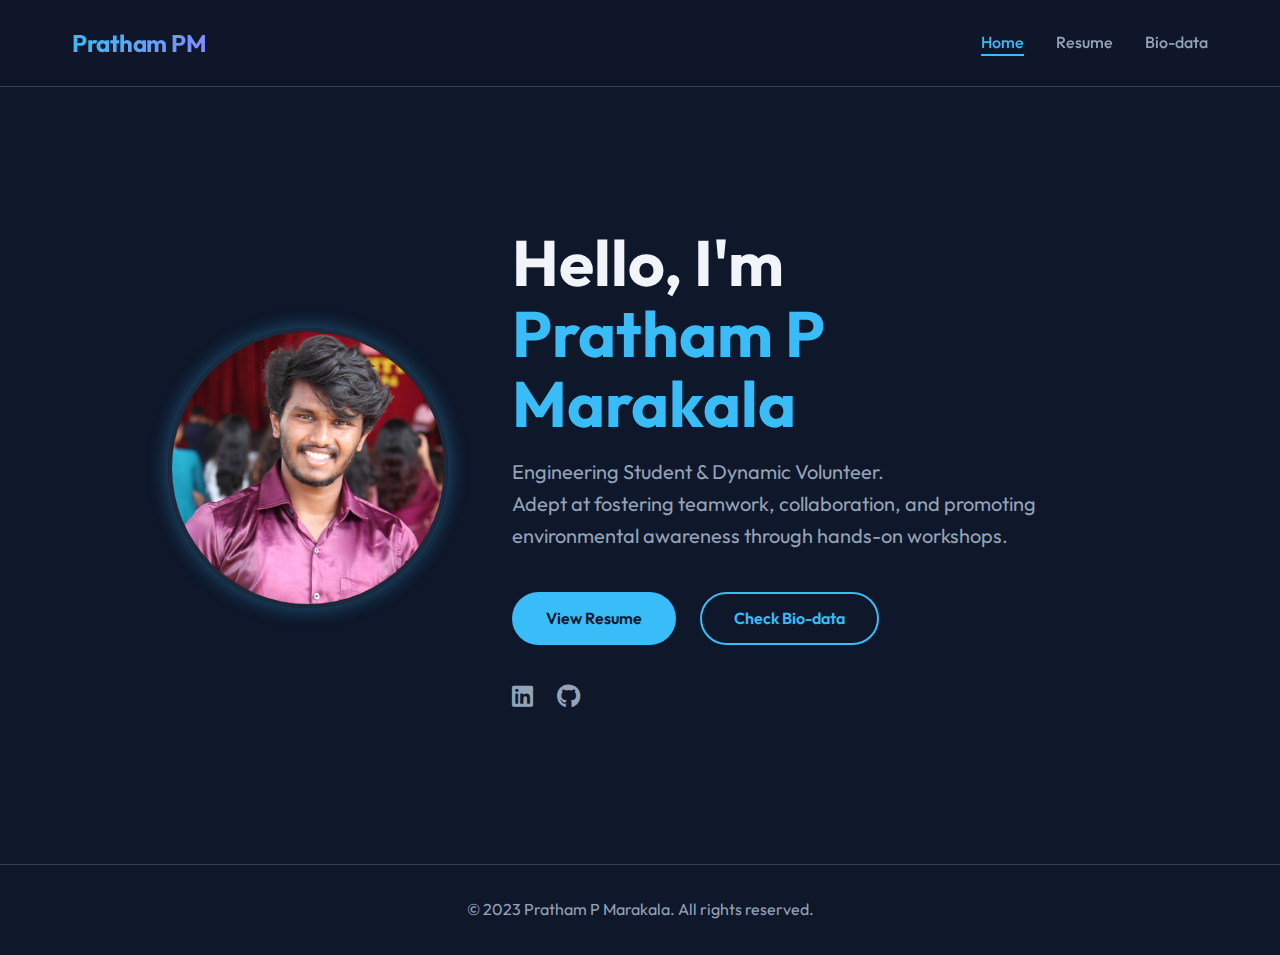
<file: index.html>
<!DOCTYPE html>
<html lang="en">

<head>
    <meta charset="UTF-8">
    <meta name="viewport" content="width=device-width, initial-scale=1.0">
    <title>Portfolio | Pratham P Marakala</title>
    <meta name="description" content="Professional Portfolio and Bio-data of Pratham P Marakala">
    <link rel="stylesheet" href="style.css">
    <link rel="stylesheet" href="https://cdnjs.cloudflare.com/ajax/libs/font-awesome/6.4.0/css/all.min.css">
</head>

<body>
    <header>
        <nav>
            <div class="logo">Pratham PM</div>
            <div class="menu-toggle" id="mobile-menu">
                <i class="fas fa-bars"></i>
            </div>
            <ul class="nav-links">
                <li><a href="index.html" class="active">Home</a></li>
                <li><a href="resume.html">Resume</a></li>
                <li><a href="biodata.html">Bio-data</a></li>
            </ul>
        </nav>
    </header>

    <main>
        <section class="hero">
            <div class="profile-container">
                <img src="profile.jpg" alt="Pratham P Marakala" class="profile-img">
            </div>
            <div class="hero-content">
                <h1>Hello, I'm <br><span>Pratham P Marakala</span></h1>
                <p>Engineering Student & Dynamic Volunteer. <br> Adept at fostering teamwork, collaboration, and
                    promoting
                    environmental awareness through hands-on workshops.</p>
                <div class="cta-buttons">
                    <a href="resume.html" class="btn btn-primary">View Resume</a>
                    <a href="biodata.html" class="btn btn-outline">Check Bio-data</a>
                </div>
                <div class="social-links">
                    <a href="https://www.linkedin.com/in/pratham-p-marakala-a34" target="_blank"><i
                            class="fab fa-linkedin"></i></a>
                    <a href="https://github.com/Pratham1317" target="_blank"><i class="fab fa-github"></i></a>
                </div>
            </div>
        </section>
    </main>

    <footer>
        <p>&copy; 2023 Pratham P Marakala. All rights reserved.</p>
    </footer>

    <script src="https://code.jquery.com/jquery-3.6.0.min.js"></script>
    <script src="script.js"></script>
</body>

</html>
</file>
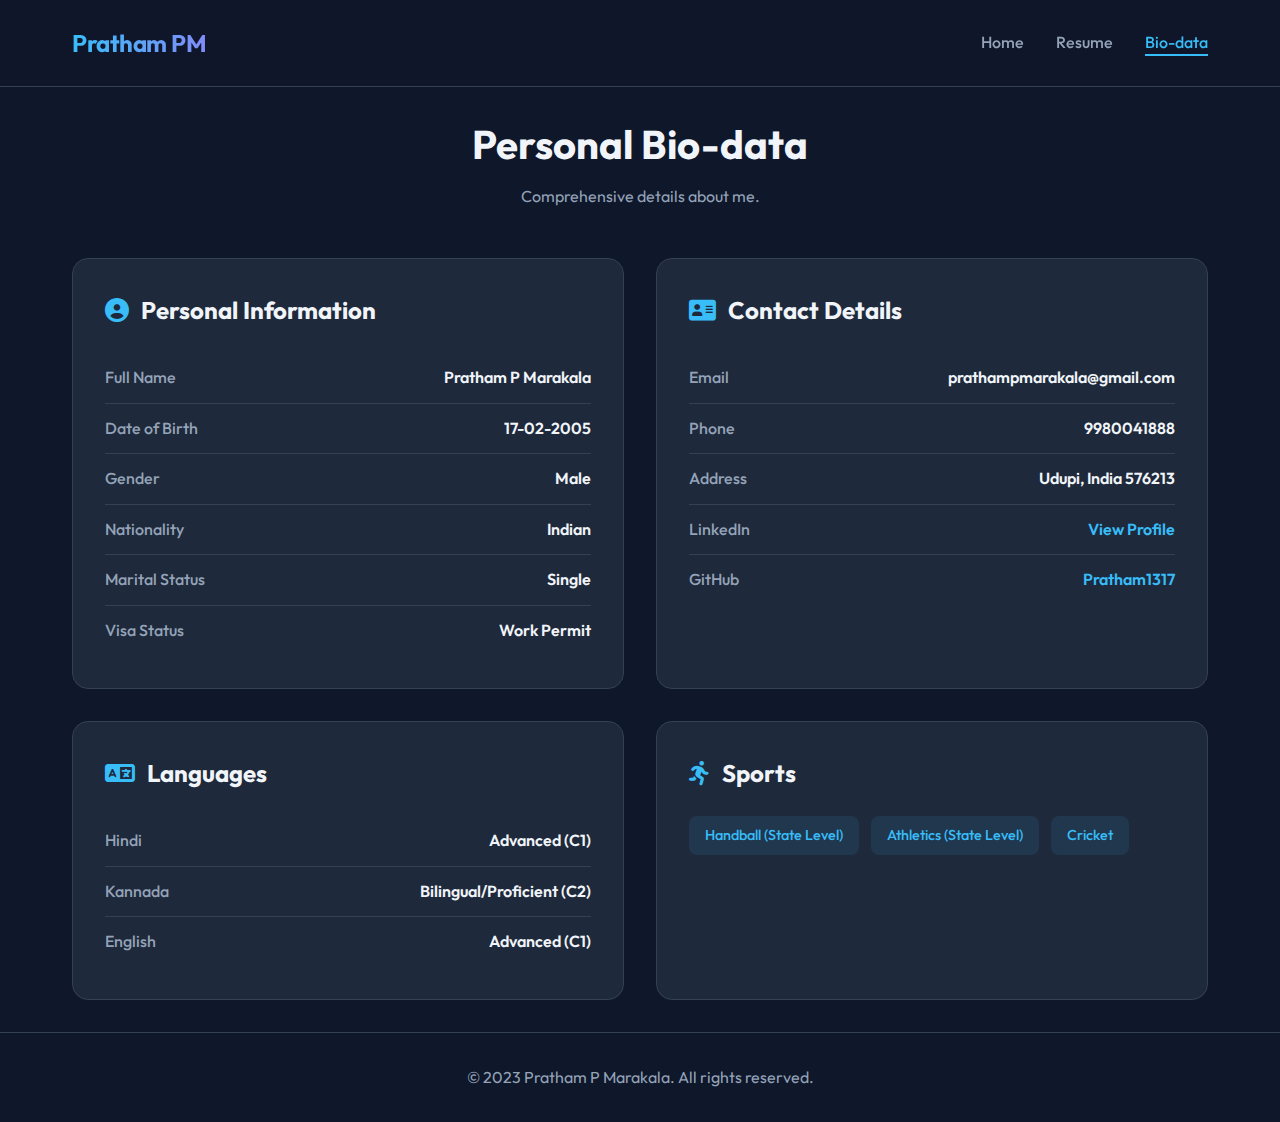
<file: biodata.html>
<!DOCTYPE html>
<html lang="en">

<head>
    <meta charset="UTF-8">
    <meta name="viewport" content="width=device-width, initial-scale=1.0">
    <title>Bio-data | Pratham P Marakala</title>
    <meta name="description" content="Personal Bio-data of Pratham P Marakala">
    <link rel="stylesheet" href="style.css">
    <link rel="stylesheet" href="https://cdnjs.cloudflare.com/ajax/libs/font-awesome/6.4.0/css/all.min.css">
</head>

<body>
    <header>
        <nav>
            <div class="logo">Pratham PM</div>
            <div class="menu-toggle" id="mobile-menu">
                <i class="fas fa-bars"></i>
            </div>
            <ul class="nav-links">
                <li><a href="index.html">Home</a></li>
                <li><a href="resume.html">Resume</a></li>
                <li><a href="biodata.html" class="active">Bio-data</a></li>
            </ul>
        </nav>
    </header>

    <main>
        <div class="page-header">
            <h2>Personal Bio-data</h2>
            <p>Comprehensive details about me.</p>
        </div>

        <div class="content-grid" style="grid-template-columns: repeat(auto-fit, minmax(400px, 1fr));">
            <div class="card">
                <h3><i class="fas fa-user-circle"></i> Personal Information</h3>

                <div class="bio-row">
                    <span class="bio-label">Full Name</span>
                    <span class="bio-value">Pratham P Marakala</span>
                </div>
                <div class="bio-row">
                    <span class="bio-label">Date of Birth</span>
                    <span class="bio-value">17-02-2005</span>
                </div>
                <div class="bio-row">
                    <span class="bio-label">Gender</span>
                    <span class="bio-value">Male</span>
                </div>
                <div class="bio-row">
                    <span class="bio-label">Nationality</span>
                    <span class="bio-value">Indian</span>
                </div>
                <div class="bio-row">
                    <span class="bio-label">Marital Status</span>
                    <span class="bio-value">Single</span>
                </div>
                <div class="bio-row">
                    <span class="bio-label">Visa Status</span>
                    <span class="bio-value">Work Permit</span>
                </div>
            </div>

            <div class="card">
                <h3><i class="fas fa-address-card"></i> Contact Details</h3>

                <div class="bio-row">
                    <span class="bio-label">Email</span>
                    <span class="bio-value">prathampmarakala@gmail.com</span>
                </div>
                <div class="bio-row">
                    <span class="bio-label">Phone</span>
                    <span class="bio-value">9980041888</span>
                </div>
                <div class="bio-row">
                    <span class="bio-label">Address</span>
                    <span class="bio-value">Udupi, India 576213</span>
                </div>
                <div class="bio-row">
                    <span class="bio-label">LinkedIn</span>
                    <span class="bio-value"><a href="https://www.linkedin.com/in/pratham-p-marakala-a34" target="_blank"
                            style="color: var(--accent-color);">View Profile</a></span>
                </div>
                <div class="bio-row">
                    <span class="bio-label">GitHub</span>
                    <span class="bio-value"><a href="https://github.com/Pratham1317" target="_blank"
                            style="color: var(--accent-color);">Pratham1317</a></span>
                </div>
            </div>

            <div class="card">
                <h3><i class="fas fa-language"></i> Languages</h3>
                <div class="bio-row">
                    <span class="bio-label">Hindi</span>
                    <span class="bio-value">Advanced (C1)</span>
                </div>
                <div class="bio-row">
                    <span class="bio-label">Kannada</span>
                    <span class="bio-value">Bilingual/Proficient (C2)</span>
                </div>
                <div class="bio-row">
                    <span class="bio-label">English</span>
                    <span class="bio-value">Advanced (C1)</span>
                </div>
            </div>

            <div class="card">
                <h3><i class="fas fa-running"></i> Sports</h3>
                <div class="skills-list">
                    <span class="skill-tag">Handball (State Level)</span>
                    <span class="skill-tag">Athletics (State Level)</span>
                    <span class="skill-tag">Cricket</span>
                </div>
            </div>
        </div>
    </main>

    <footer>
        <p>&copy; 2023 Pratham P Marakala. All rights reserved.</p>
    </footer>

    <script src="https://code.jquery.com/jquery-3.6.0.min.js"></script>
    <script src="script.js"></script>
</body>

</html>
</file>
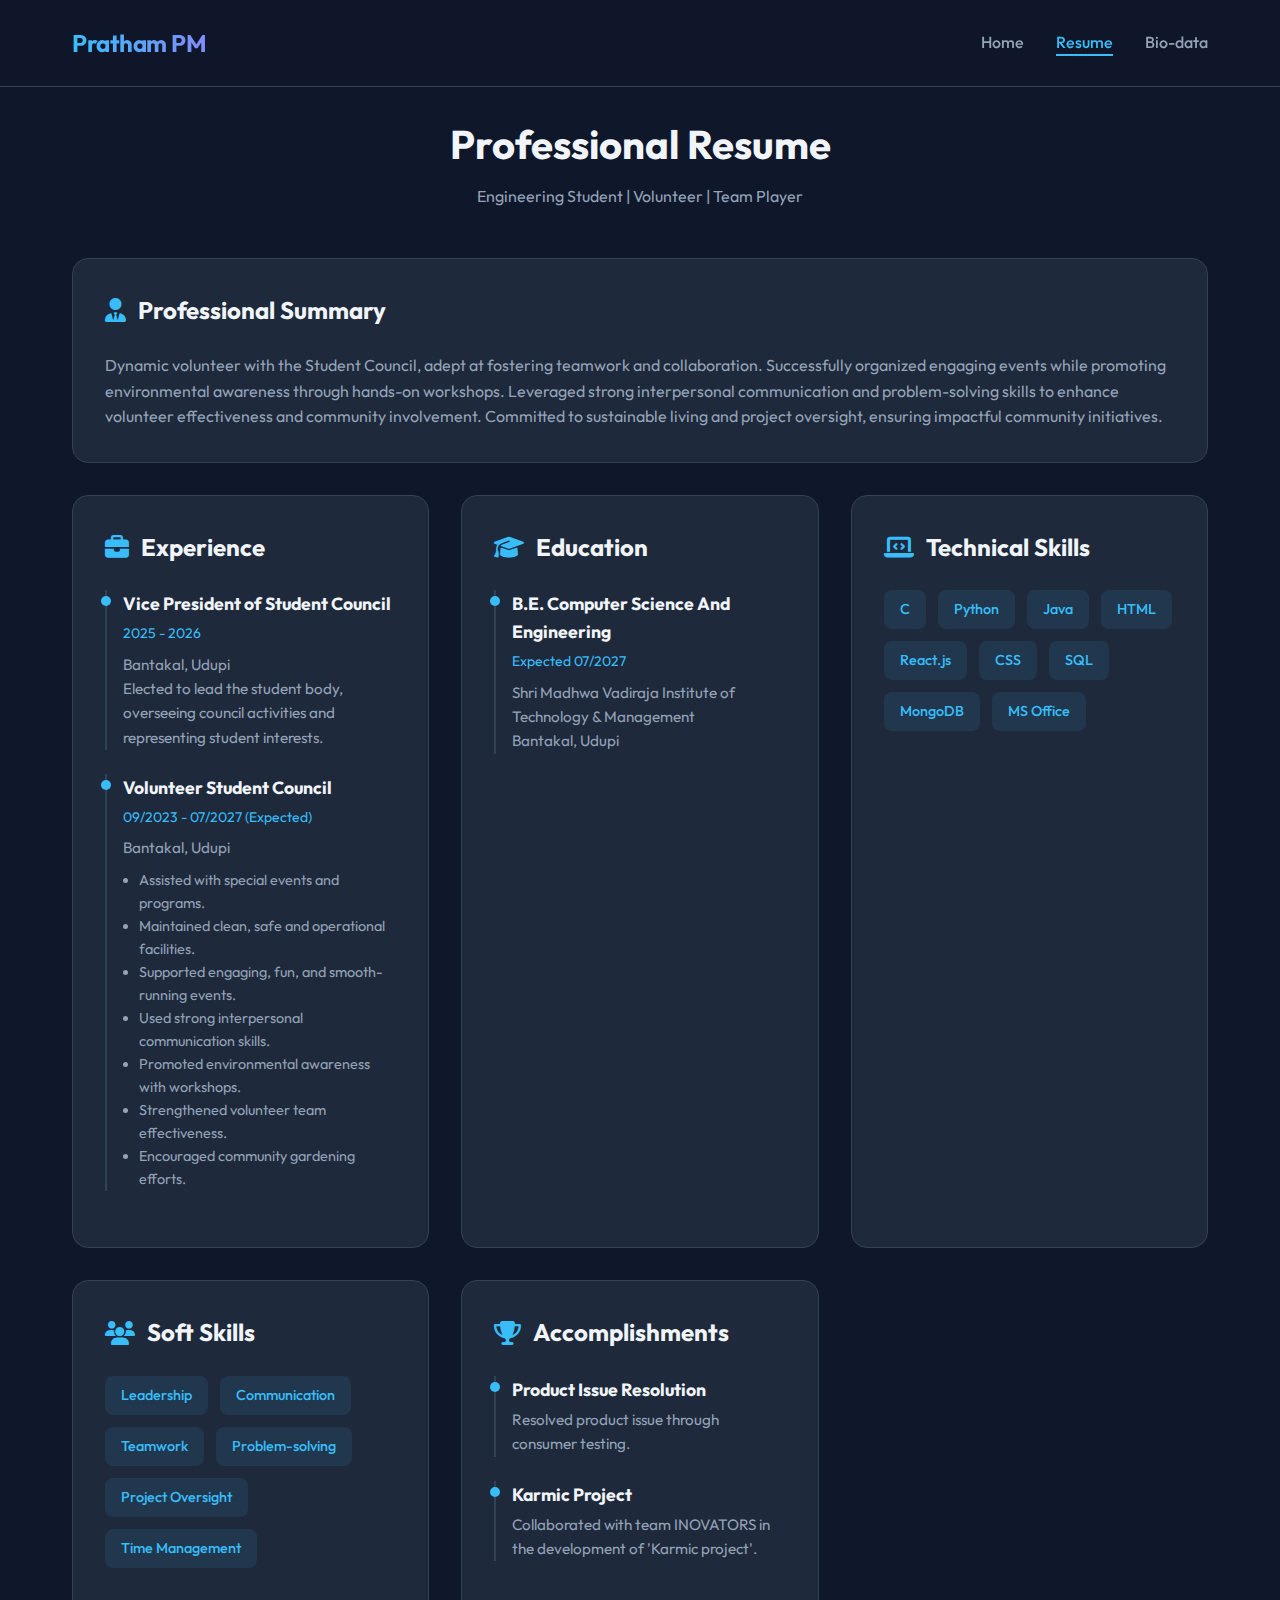
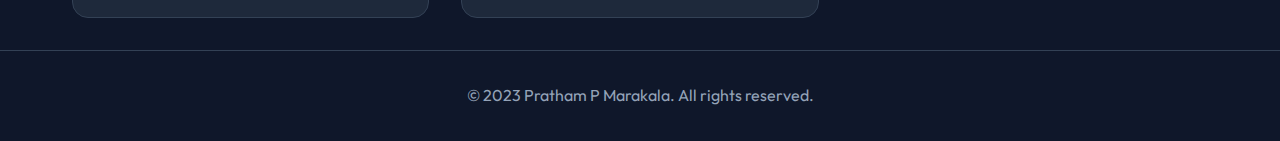
<file: resume.html>
<!DOCTYPE html>
<html lang="en">

<head>
    <meta charset="UTF-8">
    <meta name="viewport" content="width=device-width, initial-scale=1.0">
    <title>Resume | Pratham P Marakala</title>
    <meta name="description" content="Professional Resume of Pratham P Marakala">
    <link rel="stylesheet" href="style.css">
    <link rel="stylesheet" href="https://cdnjs.cloudflare.com/ajax/libs/font-awesome/6.4.0/css/all.min.css">
</head>

<body>
    <header>
        <nav>
            <div class="logo">Pratham PM</div>
            <div class="menu-toggle" id="mobile-menu">
                <i class="fas fa-bars"></i>
            </div>
            <ul class="nav-links">
                <li><a href="index.html">Home</a></li>
                <li><a href="resume.html" class="active">Resume</a></li>
                <li><a href="biodata.html">Bio-data</a></li>
            </ul>
        </nav>
    </header>

    <main>
        <div class="page-header">
            <h2>Professional Resume</h2>
            <p>Engineering Student | Volunteer | Team Player</p>
        </div>

        <div class="content-grid">
            <!-- Professional Summary -->
            <div class="card" style="grid-column: 1 / -1;">
                <h3><i class="fas fa-user-tie"></i> Professional Summary</h3>
                <p style="color: var(--text-secondary);">
                    Dynamic volunteer with the Student Council, adept at fostering teamwork and collaboration.
                    Successfully organized engaging events while promoting environmental awareness through hands-on
                    workshops. Leveraged strong interpersonal communication and problem-solving skills to enhance
                    volunteer effectiveness and community involvement. Committed to sustainable living and project
                    oversight, ensuring impactful community initiatives.
                </p>
            </div>

            <!-- Experience Section -->
            <div class="card">
                <h3><i class="fas fa-briefcase"></i> Experience</h3>

                <div class="timeline-item">
                    <h4>Vice President of Student Council</h4>
                    <span class="date">2025 - 2026</span>
                    <p>Bantakal, Udupi</p>
                    <p style="color: var(--text-secondary); font-size: 0.95rem;">Elected to lead the student body,
                        overseeing council activities and representing student interests.</p>
                </div>

                <div class="timeline-item">
                    <h4>Volunteer Student Council</h4>
                    <span class="date">09/2023 - 07/2027 (Expected)</span>
                    <p>Bantakal, Udupi</p>
                    <ul
                        style="list-style-type: disc; margin-left: 1rem; margin-top: 0.5rem; color: var(--text-secondary); font-size: 0.9rem;">
                        <li>Assisted with special events and programs.</li>
                        <li>Maintained clean, safe and operational facilities.</li>
                        <li>Supported engaging, fun, and smooth-running events.</li>
                        <li>Used strong interpersonal communication skills.</li>
                        <li>Promoted environmental awareness with workshops.</li>
                        <li>Strengthened volunteer team effectiveness.</li>
                        <li>Encouraged community gardening efforts.</li>
                    </ul>
                </div>
            </div>

            <!-- Education Section -->
            <div class="card">
                <h3><i class="fas fa-graduation-cap"></i> Education</h3>

                <div class="timeline-item">
                    <h4>B.E. Computer Science And Engineering</h4>
                    <span class="date">Expected 07/2027</span>
                    <p>Shri Madhwa Vadiraja Institute of Technology & Management</p>
                    <p>Bantakal, Udupi</p>
                </div>
            </div>

            <!-- Technical Skills Section -->
            <div class="card">
                <h3><i class="fas fa-laptop-code"></i> Technical Skills</h3>
                <div class="skills-list">
                    <span class="skill-tag">C</span>
                    <span class="skill-tag">Python</span>
                    <span class="skill-tag">Java</span>
                    <span class="skill-tag">HTML</span>
                    <span class="skill-tag">React.js</span>
                    <span class="skill-tag">CSS</span>
                    <span class="skill-tag">SQL</span>
                    <span class="skill-tag">MongoDB</span>
                    <span class="skill-tag">MS Office</span>
                </div>
            </div>

            <!-- Soft Skills Section -->
            <div class="card">
                <h3><i class="fas fa-users"></i> Soft Skills</h3>
                <div class="skills-list">
                    <span class="skill-tag">Leadership</span>
                    <span class="skill-tag">Communication</span>
                    <span class="skill-tag">Teamwork</span>
                    <span class="skill-tag">Problem-solving</span>
                    <span class="skill-tag">Project Oversight</span>
                    <span class="skill-tag">Time Management</span>
                </div>
            </div>

            <!-- Accomplishments -->
            <div class="card">
                <h3><i class="fas fa-trophy"></i> Accomplishments</h3>

                <div class="timeline-item">
                    <h4>Product Issue Resolution</h4>
                    <p>Resolved product issue through consumer testing.</p>
                </div>

                <div class="timeline-item">
                    <h4>Karmic Project</h4>
                    <p>Collaborated with team INOVATORS in the development of 'Karmic project'.</p>
                </div>
            </div>
        </div>
    </main>

    <footer>
        <p>&copy; 2023 Pratham P Marakala. All rights reserved.</p>
    </footer>

    <script src="https://code.jquery.com/jquery-3.6.0.min.js"></script>
    <script src="script.js"></script>
</body>

</html>
</file>
<file: style.css>
/* Global Styles */
@import url('https://fonts.googleapis.com/css2?family=Outfit:wght@300;400;600;700&display=swap');

:root {
    --bg-color: #0f172a;
    --card-bg: #1e293b;
    --text-primary: #f1f5f9;
    --text-secondary: #94a3b8;
    --accent-color: #38bdf8;
    --accent-hover: #0ea5e9;
    --border-color: #334155;
    --shadow: 0 10px 30px -10px rgba(0, 0, 0, 0.5);
    --transition: all 0.3s cubic-bezier(0.4, 0, 0.2, 1);
}

* {
    margin: 0;
    padding: 0;
    box-sizing: border-box;
}

body {
    font-family: 'Outfit', sans-serif;
    background-color: var(--bg-color);
    color: var(--text-primary);
    line-height: 1.6;
    overflow-x: hidden;
    min-height: 100vh;
    display: flex;
    flex-direction: column;
}

a {
    text-decoration: none;
    color: inherit;
    transition: var(--transition);
}

ul {
    list-style: none;
}

/* Navigation */
header {
    background: rgba(15, 23, 42, 0.8);
    backdrop-filter: blur(12px);
    border-bottom: 1px solid var(--border-color);
    position: fixed;
    width: 100%;
    top: 0;
    z-index: 1000;
}

nav {
    max-width: 1200px;
    margin: 0 auto;
    padding: 1.5rem 2rem;
    display: flex;
    justify-content: space-between;
    align-items: center;
}

.logo {
    font-size: 1.5rem;
    font-weight: 700;
    background: linear-gradient(to right, var(--accent-color), #818cf8);
    -webkit-background-clip: text;
    -webkit-text-fill-color: transparent;
    letter-spacing: -0.5px;
}

.nav-links {
    display: flex;
    gap: 2rem;
}

.nav-links a {
    font-weight: 500;
    color: var(--text-secondary);
    position: relative;
}

.nav-links a:hover,
.nav-links a.active {
    color: var(--accent-color);
}

.nav-links a::after {
    content: '';
    position: absolute;
    width: 0;
    height: 2px;
    bottom: -4px;
    left: 0;
    background-color: var(--accent-color);
    transition: var(--transition);
}

.nav-links a:hover::after,
.nav-links a.active::after {
    width: 100%;
}

/* Mobile Menu Toggle */
.menu-toggle {
    display: none;
    font-size: 1.5rem;
    cursor: pointer;
    color: var(--text-primary);
}

/* Main Content */
main {
    flex: 1;
    margin-top: 80px;
    /* Header height */
    padding: 2rem;
    max-width: 1200px;
    width: 100%;
    margin-left: auto;
    margin-right: auto;
}

/* Hero Section (Home) */
.hero {
    display: flex;
    flex-direction: row;
    justify-content: center;
    align-items: center;
    text-align: left;
    min-height: 80vh;
    animation: fadeIn 1s ease-out;
    gap: 4rem;
}

.profile-container {
    flex-shrink: 0;
    position: relative;
}

.profile-img {
    width: 280px;
    height: 280px;
    border-radius: 50%;
    object-fit: cover;
    border: 4px solid var(--card-bg);
    box-shadow: 0 0 20px rgba(56, 189, 248, 0.4);
    transition: var(--transition);
}

.profile-img:hover {
    transform: scale(1.05);
    box-shadow: 0 0 30px rgba(56, 189, 248, 0.6);
    border-color: var(--accent-color);
}

.hero-content {
    max-width: 600px;
}

.hero h1 {
    font-size: 4rem;
    font-weight: 700;
    margin-bottom: 1rem;
    line-height: 1.1;
}

.hero p {
    font-size: 1.25rem;
    color: var(--text-secondary);
    margin-bottom: 2.5rem;
}

.social-links {
    margin-top: 2rem;
    display: flex;
    gap: 1.5rem;
}

.social-links a {
    font-size: 1.5rem;
    color: var(--text-secondary);
    transition: var(--transition);
}

.social-links a:hover {
    color: var(--accent-color);
    transform: translateY(-3px);
}



.hero h1 span {
    color: var(--accent-color);
}

.hero p {
    font-size: 1.25rem;
    color: var(--text-secondary);
    max-width: 600px;
    margin-bottom: 2.5rem;
}

.cta-buttons {
    display: flex;
    gap: 1.5rem;
}

.btn {
    padding: 0.75rem 2rem;
    border-radius: 50px;
    font-weight: 600;
    cursor: pointer;
    transition: var(--transition);
    border: 2px solid transparent;
}

.btn-primary {
    background-color: var(--accent-color);
    color: var(--bg-color);
}

.btn-primary:hover {
    background-color: var(--accent-hover);
    transform: translateY(-2px);
    box-shadow: 0 4px 12px rgba(56, 189, 248, 0.3);
}

.btn-outline {
    border-color: var(--accent-color);
    color: var(--accent-color);
    background: transparent;
}

.btn-outline:hover {
    background-color: rgba(56, 189, 248, 0.1);
    transform: translateY(-2px);
}

/* Resume & Biodata Layouts */
.page-header {
    margin-bottom: 3rem;
    text-align: center;
    animation: slideDown 0.8s ease-out;
}

.page-header h2 {
    font-size: 2.5rem;
    margin-bottom: 0.5rem;
}

.page-header p {
    color: var(--text-secondary);
}

.content-grid {
    display: grid;
    grid-template-columns: repeat(auto-fit, minmax(300px, 1fr));
    gap: 2rem;
    animation: fadeIn 1.2s ease-out;
}

.card {
    background-color: var(--card-bg);
    border-radius: 16px;
    padding: 2rem;
    border: 1px solid var(--border-color);
    transition: var(--transition);
    position: relative;
    overflow: hidden;
}

.card:hover {
    transform: translateY(-5px);
    border-color: var(--accent-color);
    box-shadow: var(--shadow);
}

.card::before {
    content: '';
    position: absolute;
    top: 0;
    left: 0;
    width: 100%;
    height: 4px;
    background: linear-gradient(to right, var(--accent-color), #818cf8);
    opacity: 0;
    transition: var(--transition);
}

.card:hover::before {
    opacity: 1;
}

.card h3 {
    font-size: 1.5rem;
    margin-bottom: 1.5rem;
    display: flex;
    align-items: center;
    gap: 0.75rem;
    color: var(--text-primary);
}

.card h3 i {
    color: var(--accent-color);
}

/* Resume Specifics */
.timeline-item {
    margin-bottom: 1.5rem;
    padding-left: 1rem;
    border-left: 2px solid var(--border-color);
    position: relative;
}

.timeline-item::after {
    content: '';
    position: absolute;
    left: -6px;
    top: 6px;
    width: 10px;
    height: 10px;
    border-radius: 50%;
    background-color: var(--accent-color);
}

.timeline-item h4 {
    font-size: 1.1rem;
    margin-bottom: 0.25rem;
}

.timeline-item .date {
    font-size: 0.875rem;
    color: var(--accent-color);
    margin-bottom: 0.5rem;
    display: block;
}

.timeline-item p {
    color: var(--text-secondary);
    font-size: 0.95rem;
}

.skills-list {
    display: flex;
    flex-wrap: wrap;
    gap: 0.75rem;
}

.skill-tag {
    background: rgba(56, 189, 248, 0.1);
    color: var(--accent-color);
    padding: 0.5rem 1rem;
    border-radius: 8px;
    font-size: 0.9rem;
    font-weight: 500;
}

/* Biodata Specifics */
.bio-row {
    display: flex;
    justify-content: space-between;
    padding: 0.75rem 0;
    border-bottom: 1px solid var(--border-color);
}

.bio-row:last-child {
    border-bottom: none;
}

.bio-label {
    color: var(--text-secondary);
    font-weight: 500;
}

.bio-value {
    color: var(--text-primary);
    font-weight: 600;
    text-align: right;
}

/* Footer */
footer {
    text-align: center;
    padding: 2rem;
    color: var(--text-secondary);
    border-top: 1px solid var(--border-color);
    margin-top: auto;
}

/* Animations */
@keyframes fadeIn {
    from {
        opacity: 0;
        transform: translateY(20px);
    }

    to {
        opacity: 1;
        transform: translateY(0);
    }
}

@keyframes slideDown {
    from {
        opacity: 0;
        transform: translateY(-20px);
    }

    to {
        opacity: 1;
        transform: translateY(0);
    }
}

/* Responsive */
@media (max-width: 768px) {
    .nav-links {
        position: fixed;
        top: 80px;
        left: 0;
        width: 100%;
        background: var(--card-bg);
        flex-direction: column;
        padding: 2rem;
        gap: 1.5rem;
        transform: translateX(100%);
        transition: var(--transition);
        border-bottom: 1px solid var(--border-color);
    }

    .nav-links.active {
        transform: translateX(0);
    }

    .menu-toggle {
        display: block;
    }

    .hero {
        flex-direction: column;
        text-align: center;
    }

    .hero h1 {
        font-size: 2.5rem;
    }

    .social-links {
        justify-content: center;
    }

    .content-grid {
        grid-template-columns: 1fr;
    }
}
</file>
